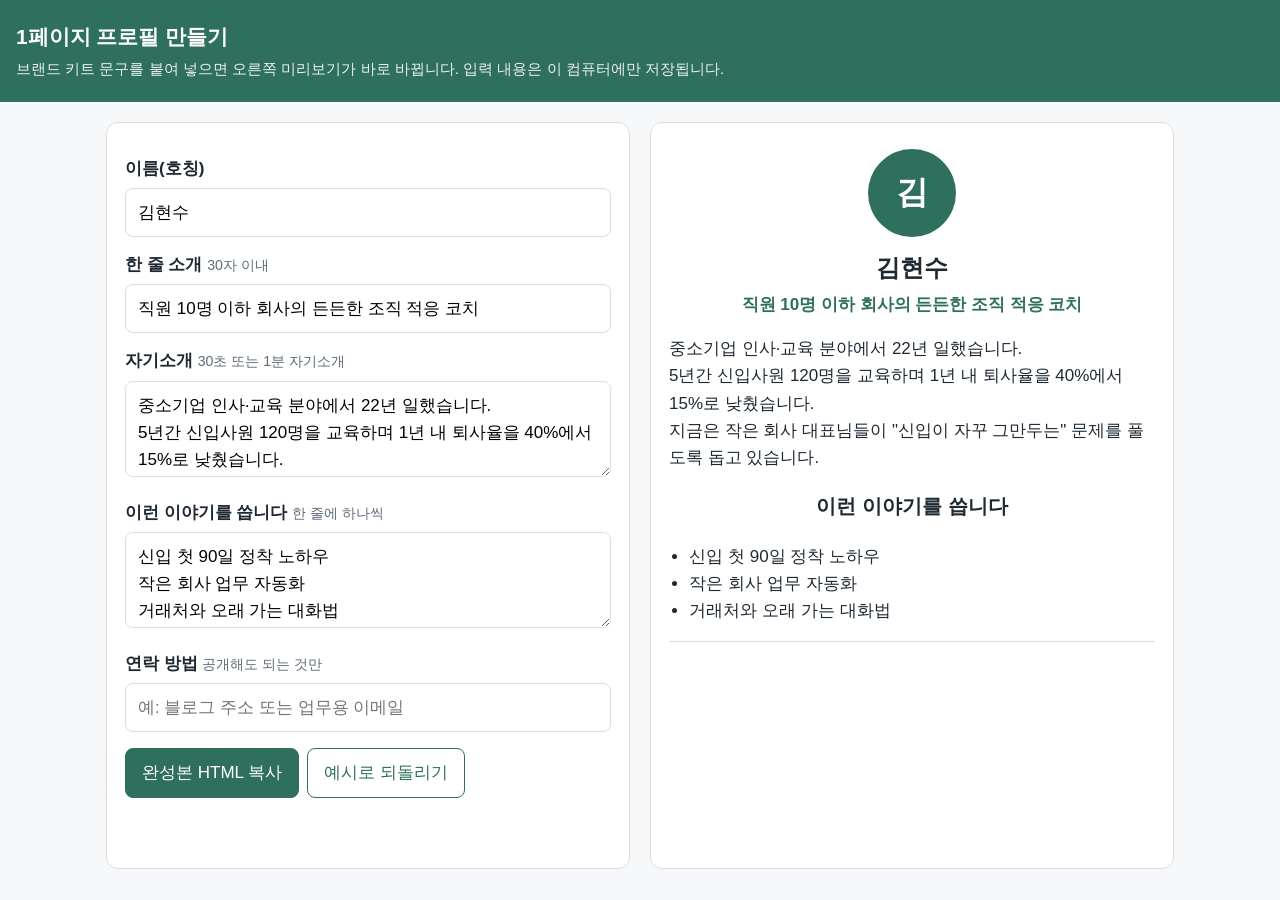
<file: docs/curriculum/week07/examples/profile_page.html>
<!DOCTYPE html>
<html lang="ko">
<head>
<meta charset="UTF-8">
<meta name="viewport" content="width=device-width, initial-scale=1">
<title>7주차 실습: 1페이지 프로필 만들기</title>
<style>
  :root { --ink: #1f2933; --muted: #5f6b7a; --line: #d9dee5; --accent: #2f6f5e; --bg: #f6f7f9; }
  * { box-sizing: border-box; }
  body { margin: 0; font-family: "Pretendard", "Apple SD Gothic Neo", "Malgun Gothic", sans-serif;
         color: var(--ink); background: var(--bg); font-size: 17px; line-height: 1.6; }
  header { padding: 20px 16px; background: var(--accent); color: #fff; }
  header h1 { margin: 0; font-size: 1.3rem; }
  header p { margin: 4px 0 0; opacity: .9; font-size: .95rem; }
  main { display: grid; grid-template-columns: minmax(0, 1fr) minmax(0, 1fr); gap: 20px;
         padding: 20px 16px; max-width: 1100px; margin: 0 auto; }
  @media (max-width: 760px) { main { grid-template-columns: 1fr; } }
  .panel { background: #fff; border: 1px solid var(--line); border-radius: 12px; padding: 18px; }
  label { display: block; font-weight: 600; margin: 14px 0 6px; }
  label small { font-weight: 400; color: var(--muted); }
  input, textarea { width: 100%; padding: 10px 12px; font: inherit; border: 1px solid var(--line); border-radius: 8px; }
  textarea { min-height: 96px; resize: vertical; }
  .actions { display: flex; flex-wrap: wrap; gap: 8px; margin-top: 16px; }
  button { font: inherit; padding: 10px 16px; border-radius: 8px; border: 1px solid var(--accent);
           background: var(--accent); color: #fff; cursor: pointer; }
  button.ghost { background: #fff; color: var(--accent); }
  #status { color: var(--accent); min-height: 1.6em; margin-top: 8px; }
  /* 미리보기 카드: 완성본 HTML에도 같은 스타일이 들어간다 */
  .card { text-align: center; }
  .card .avatar { width: 88px; height: 88px; border-radius: 50%; margin: 8px auto 12px; background: var(--accent);
                  color: #fff; display: grid; place-items: center; font-size: 2rem; font-weight: 700; }
  .card h2 { margin: 0; font-size: 1.5rem; }
  .card .tagline { color: var(--accent); font-weight: 600; margin: 4px 0 16px; }
  .card .intro { text-align: left; white-space: pre-line; }
  .card ul { text-align: left; padding-left: 1.2em; }
  .card .contact { margin-top: 16px; padding-top: 12px; border-top: 1px solid var(--line); color: var(--muted); }
</style>
</head>
<body>
<header>
  <h1>1페이지 프로필 만들기</h1>
  <p>브랜드 키트 문구를 붙여 넣으면 오른쪽 미리보기가 바로 바뀝니다. 입력 내용은 이 컴퓨터에만 저장됩니다.</p>
</header>

<main>
  <section class="panel" aria-label="입력">
    <label for="name">이름(호칭)</label>
    <input id="name" value="김현수">

    <label for="tagline">한 줄 소개 <small>30자 이내</small></label>
    <input id="tagline" maxlength="40" value="직원 10명 이하 회사의 든든한 조직 적응 코치">

    <label for="intro">자기소개 <small>30초 또는 1분 자기소개</small></label>
    <textarea id="intro">중소기업 인사·교육 분야에서 22년 일했습니다.
5년간 신입사원 120명을 교육하며 1년 내 퇴사율을 40%에서 15%로 낮췄습니다.
지금은 작은 회사 대표님들이 "신입이 자꾸 그만두는" 문제를 풀도록 돕고 있습니다.</textarea>

    <label for="pillars">이런 이야기를 씁니다 <small>한 줄에 하나씩</small></label>
    <textarea id="pillars">신입 첫 90일 정착 노하우
작은 회사 업무 자동화
거래처와 오래 가는 대화법</textarea>

    <label for="contact">연락 방법 <small>공개해도 되는 것만</small></label>
    <input id="contact" placeholder="예: 블로그 주소 또는 업무용 이메일">

    <div class="actions">
      <button type="button" id="copyBtn">완성본 HTML 복사</button>
      <button type="button" id="resetBtn" class="ghost">예시로 되돌리기</button>
    </div>
    <p id="status" role="status"></p>
  </section>

  <section class="panel card" aria-label="미리보기">
    <div class="avatar" id="pAvatar"></div>
    <h2 id="pName"></h2>
    <p class="tagline" id="pTagline"></p>
    <p class="intro" id="pIntro"></p>
    <h3>이런 이야기를 씁니다</h3>
    <ul id="pPillars"></ul>
    <p class="contact" id="pContact"></p>
  </section>
</main>

<script>
  const FIELDS = ["name", "tagline", "intro", "pillars", "contact"];
  const STORAGE_KEY = "myaiedu-week07-profile";
  const defaults = {};

  const byId = (id) => document.getElementById(id);
  const readForm = () => Object.fromEntries(FIELDS.map((f) => [f, byId(f).value.trim()]));
  const splitLines = (text) => text.split("\n").map((s) => s.trim()).filter(Boolean);

  // 완성본 HTML 문자열을 만들 때 입력값이 태그로 해석되지 않도록 반드시 이스케이프한다.
  const escapeHtml = (text) => text.replace(/[&<>"']/g, (c) => (
    { "&": "&amp;", "<": "&lt;", ">": "&gt;", '"': "&quot;", "'": "&#39;" }[c]));

  // 미리보기는 textContent만 써서 사용자 입력이 HTML로 실행되지 않게 한다.
  function renderPreview(data) {
    byId("pAvatar").textContent = (data.name || "?").slice(0, 1);
    byId("pName").textContent = data.name;
    byId("pTagline").textContent = data.tagline;
    byId("pIntro").textContent = data.intro;
    byId("pContact").textContent = data.contact ? `연락: ${data.contact}` : "";
    const list = byId("pPillars");
    list.replaceChildren(...splitLines(data.pillars).map((line) => {
      const li = document.createElement("li");
      li.textContent = line;
      return li;
    }));
  }

  function buildStandaloneHtml(data) {
    const style = document.querySelector("style").textContent;
    const pillars = splitLines(data.pillars).map((p) => `<li>${escapeHtml(p)}</li>`).join("");
    const contact = data.contact ? `<p class="contact">연락: ${escapeHtml(data.contact)}</p>` : "";
    return `<!DOCTYPE html>
<html lang="ko"><head><meta charset="UTF-8"><meta name="viewport" content="width=device-width, initial-scale=1">
<title>${escapeHtml(data.name)} | ${escapeHtml(data.tagline)}</title><style>${style}
main { grid-template-columns: 1fr; max-width: 560px; }</style></head>
<body><main><section class="panel card">
<div class="avatar">${escapeHtml((data.name || "?").slice(0, 1))}</div>
<h2>${escapeHtml(data.name)}</h2><p class="tagline">${escapeHtml(data.tagline)}</p>
<p class="intro">${escapeHtml(data.intro)}</p><h3>이런 이야기를 씁니다</h3><ul>${pillars}</ul>${contact}
</section></main></body></html>`;
  }

  // 저장소 접근이 막힌 브라우저(사생활 보호 모드 등)에서도 페이지는 정상 동작해야 한다.
  function saveDraft(data) {
    try { localStorage.setItem(STORAGE_KEY, JSON.stringify(data)); } catch (e) { /* 저장 실패는 무시 */ }
  }
  function loadDraft() {
    try { return JSON.parse(localStorage.getItem(STORAGE_KEY) || "null"); } catch (e) { return null; }
  }

  function update() {
    const data = readForm();
    renderPreview(data);
    saveDraft(data);
  }

  async function copyHtml() {
    const html = buildStandaloneHtml(readForm());
    try {
      await navigator.clipboard.writeText(html);
      byId("status").textContent = "복사했습니다. 메모장에 붙여 넣고 profile.html로 저장하세요.";
    } catch (e) {
      byId("status").textContent = "복사가 막혀 있습니다. 브라우저 주소창 옆 권한을 확인하세요.";
    }
  }

  FIELDS.forEach((f) => { defaults[f] = byId(f).value; });
  const draft = loadDraft();
  if (draft) FIELDS.forEach((f) => { if (typeof draft[f] === "string") byId(f).value = draft[f]; });

  FIELDS.forEach((f) => byId(f).addEventListener("input", update));
  byId("copyBtn").addEventListener("click", copyHtml);
  byId("resetBtn").addEventListener("click", () => {
    FIELDS.forEach((f) => { byId(f).value = defaults[f]; });
    update();
    byId("status").textContent = "예시 내용으로 되돌렸습니다.";
  });
  update();
</script>
</body>
</html>
</file>
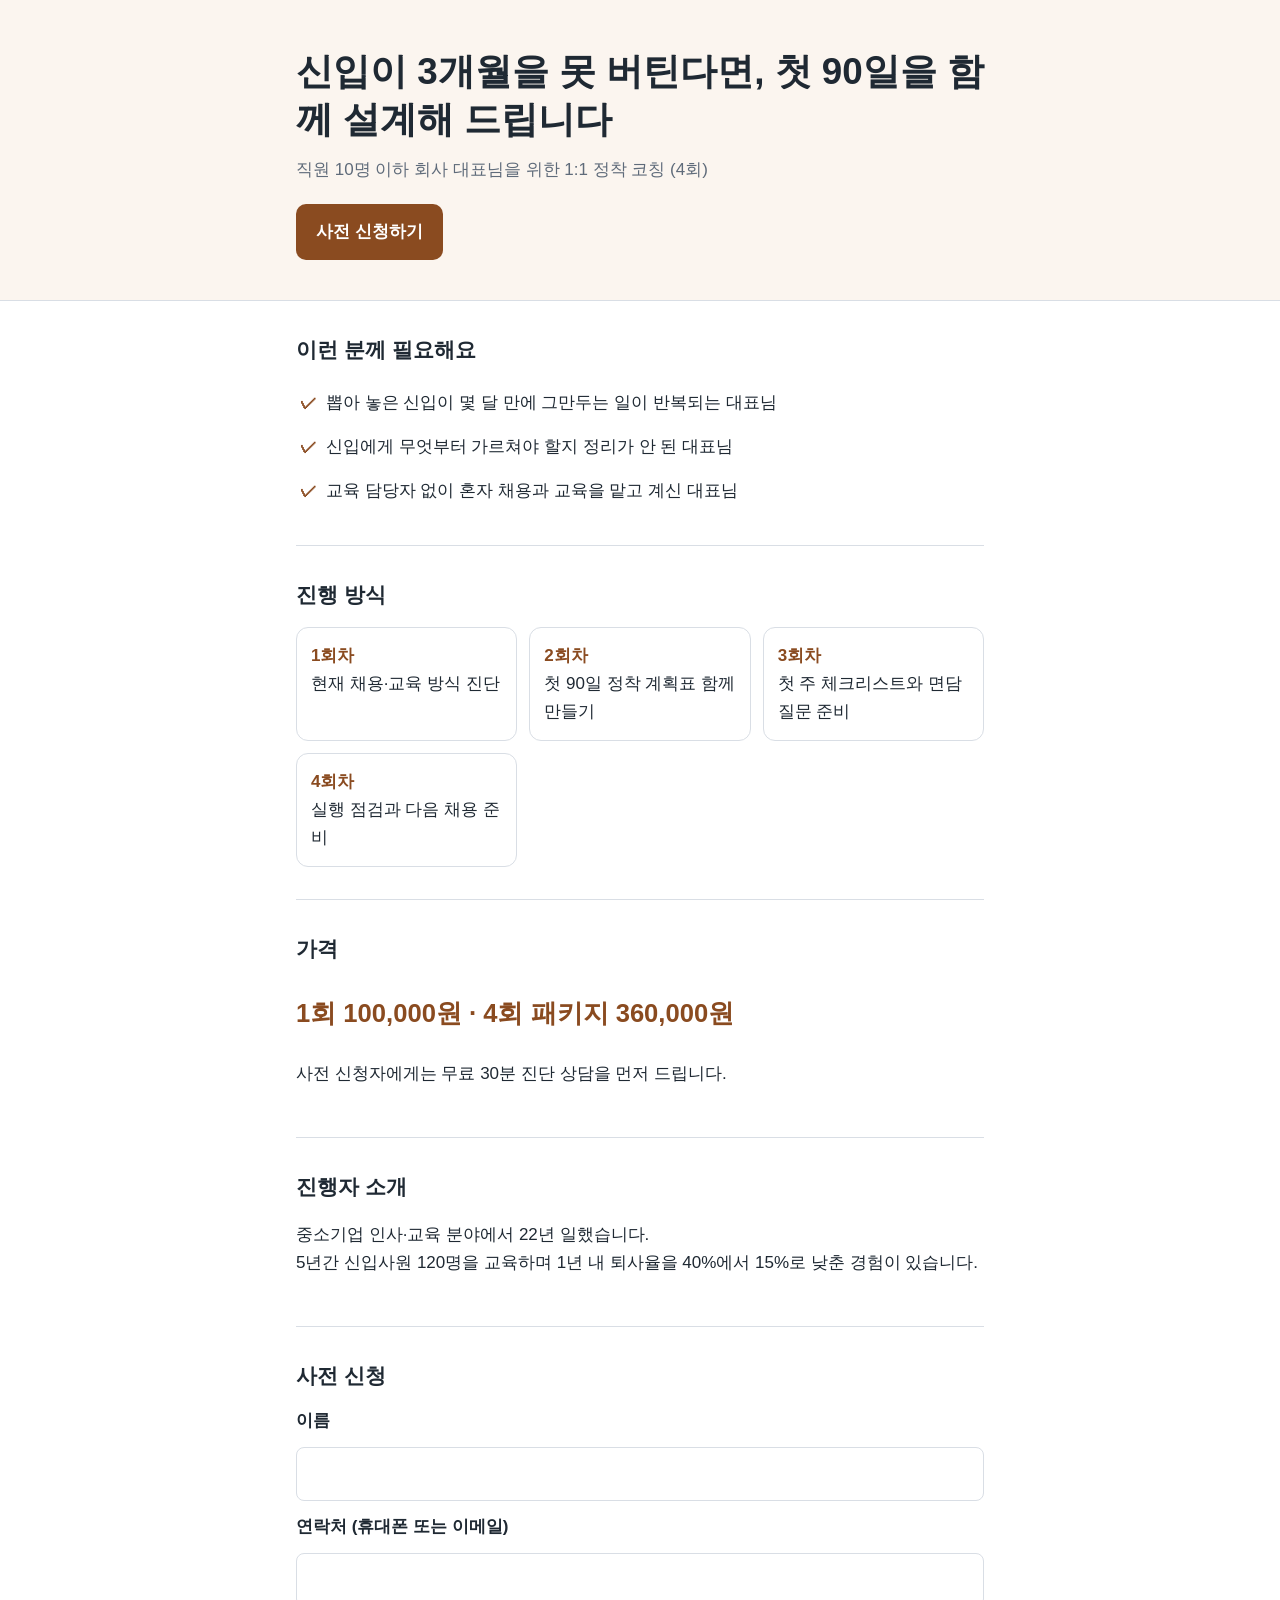
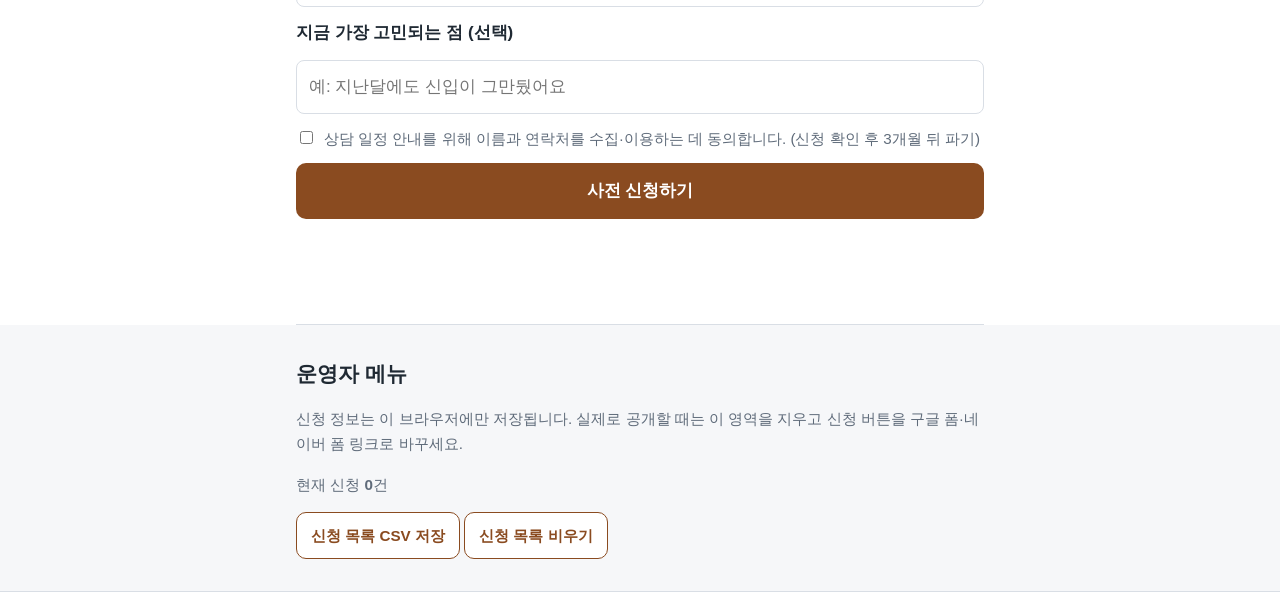
<file: docs/curriculum/week08/examples/offer_landing.html>
<!DOCTYPE html>
<html lang="ko">
<head>
<meta charset="UTF-8">
<meta name="viewport" content="width=device-width, initial-scale=1">
<title>사전 신청 페이지</title>
<style>
  :root { --ink: #1f2933; --muted: #5f6b7a; --line: #d9dee5; --accent: #8a4b20; --soft: #fbf5ef; --bg: #ffffff; }
  * { box-sizing: border-box; }
  body { margin: 0; font-family: "Pretendard", "Apple SD Gothic Neo", "Malgun Gothic", sans-serif;
         color: var(--ink); background: var(--bg); font-size: 17px; line-height: 1.65; }
  .wrap { max-width: 720px; margin: 0 auto; padding: 0 16px; }
  .hero { background: var(--soft); padding: 48px 0 40px; border-bottom: 1px solid var(--line); }
  .hero h1 { font-size: clamp(1.6rem, 5vw, 2.3rem); line-height: 1.3; margin: 0 0 12px; }
  .hero p { color: var(--muted); margin: 0 0 20px; }
  section { padding: 32px 0; border-bottom: 1px solid var(--line); }
  h2 { font-size: 1.3rem; margin: 0 0 14px; }
  ul.check { list-style: none; padding: 0; margin: 0; }
  ul.check li { padding: 8px 0 8px 30px; position: relative; }
  ul.check li::before { content: "✓"; position: absolute; left: 4px; color: var(--accent); font-weight: 700; }
  .steps { display: grid; grid-template-columns: repeat(auto-fit, minmax(180px, 1fr)); gap: 12px; }
  .step { border: 1px solid var(--line); border-radius: 12px; padding: 14px; }
  .step b { color: var(--accent); }
  .price { font-size: 1.6rem; font-weight: 700; color: var(--accent); }
  .about { white-space: pre-line; }
  form { display: grid; gap: 12px; }
  label { font-weight: 600; }
  input, select { width: 100%; padding: 12px; font: inherit; border: 1px solid var(--line); border-radius: 8px; }
  .agree { display: flex; gap: 8px; align-items: flex-start; font-weight: 400; color: var(--muted); font-size: .95rem; }
  .agree input { width: auto; margin-top: 5px; }
  button, .cta { font: inherit; font-weight: 700; padding: 14px 20px; border-radius: 10px; border: none;
                 background: var(--accent); color: #fff; cursor: pointer; text-decoration: none; display: inline-block; }
  button.ghost { background: #fff; color: var(--accent); border: 1px solid var(--accent); font-weight: 600; padding: 10px 14px; }
  #formMsg { min-height: 1.6em; color: var(--accent); font-weight: 600; }
  .admin { background: #f6f7f9; font-size: .95rem; }
  .admin p { color: var(--muted); }
</style>
</head>
<body>
<div class="hero">
  <div class="wrap">
    <h1 id="title"></h1>
    <p id="subtitle"></p>
    <a class="cta" href="#apply" id="ctaTop"></a>
  </div>
</div>

<main class="wrap">
  <section>
    <h2>이런 분께 필요해요</h2>
    <ul class="check" id="forWhom"></ul>
  </section>

  <section>
    <h2>진행 방식</h2>
    <div class="steps" id="steps"></div>
  </section>

  <section>
    <h2>가격</h2>
    <p class="price" id="price"></p>
    <p id="priceNote"></p>
  </section>

  <section>
    <h2>진행자 소개</h2>
    <p class="about" id="about"></p>
  </section>

  <section id="apply">
    <h2>사전 신청</h2>
    <form id="applyForm" novalidate>
      <label for="fName">이름</label>
      <input id="fName" name="name" autocomplete="name" required>
      <label for="fContact">연락처 (휴대폰 또는 이메일)</label>
      <input id="fContact" name="contact" required>
      <label for="fPain">지금 가장 고민되는 점 (선택)</label>
      <input id="fPain" name="pain" placeholder="예: 지난달에도 신입이 그만뒀어요">
      <label class="agree"><input type="checkbox" id="fAgree"> <span id="agreeText"></span></label>
      <button type="submit" id="submitBtn"></button>
      <p id="formMsg" role="status"></p>
    </form>
  </section>
</main>

<section class="admin">
  <div class="wrap">
    <h2>운영자 메뉴</h2>
    <p>신청 정보는 이 브라우저에만 저장됩니다. 실제로 공개할 때는 이 영역을 지우고 신청 버튼을 구글 폼·네이버 폼 링크로 바꾸세요.</p>
    <p>현재 신청 <b id="count">0</b>건</p>
    <button type="button" class="ghost" id="exportBtn">신청 목록 CSV 저장</button>
    <button type="button" class="ghost" id="clearBtn">신청 목록 비우기</button>
  </div>
</section>

<script>
  // ▼ 수강생은 이 OFFER 설정만 business_plan.md의 랜딩페이지 문구로 바꾸면 된다.
  const OFFER = {
    title: "신입이 3개월을 못 버틴다면, 첫 90일을 함께 설계해 드립니다",
    subtitle: "직원 10명 이하 회사 대표님을 위한 1:1 정착 코칭 (4회)",
    cta: "사전 신청하기",
    forWhom: [
      "뽑아 놓은 신입이 몇 달 만에 그만두는 일이 반복되는 대표님",
      "신입에게 무엇부터 가르쳐야 할지 정리가 안 된 대표님",
      "교육 담당자 없이 혼자 채용과 교육을 맡고 계신 대표님",
    ],
    steps: [
      { name: "1회차", desc: "현재 채용·교육 방식 진단" },
      { name: "2회차", desc: "첫 90일 정착 계획표 함께 만들기" },
      { name: "3회차", desc: "첫 주 체크리스트와 면담 질문 준비" },
      { name: "4회차", desc: "실행 점검과 다음 채용 준비" },
    ],
    price: "1회 100,000원 · 4회 패키지 360,000원",
    priceNote: "사전 신청자에게는 무료 30분 진단 상담을 먼저 드립니다.",
    about: "중소기업 인사·교육 분야에서 22년 일했습니다.\n5년간 신입사원 120명을 교육하며 1년 내 퇴사율을 40%에서 15%로 낮춘 경험이 있습니다.",
    agreeText: "상담 일정 안내를 위해 이름과 연락처를 수집·이용하는 데 동의합니다. (신청 확인 후 3개월 뒤 파기)",
  };
  // ▲ 여기까지

  const STORAGE_KEY = "myaiedu-week08-applications";
  const byId = (id) => document.getElementById(id);

  // 화면에는 textContent만 써서 설정값이나 입력값이 HTML로 실행되지 않게 한다.
  function renderOffer(offer) {
    document.title = `${offer.title} | 사전 신청`;
    byId("title").textContent = offer.title;
    byId("subtitle").textContent = offer.subtitle;
    byId("ctaTop").textContent = offer.cta;
    byId("submitBtn").textContent = offer.cta;
    byId("price").textContent = offer.price;
    byId("priceNote").textContent = offer.priceNote;
    byId("about").textContent = offer.about;
    byId("agreeText").textContent = offer.agreeText;
    byId("forWhom").replaceChildren(...offer.forWhom.map((text) => {
      const li = document.createElement("li");
      li.textContent = text;
      return li;
    }));
    byId("steps").replaceChildren(...offer.steps.map((step) => {
      const box = document.createElement("div");
      box.className = "step";
      const name = document.createElement("b");
      name.textContent = step.name;
      const desc = document.createElement("div");
      desc.textContent = step.desc;
      box.append(name, desc);
      return box;
    }));
  }

  // 저장소가 막힌 브라우저에서도 페이지는 정상 동작해야 하므로 실패는 빈 목록으로 다룬다.
  function loadApplications() {
    try { return JSON.parse(localStorage.getItem(STORAGE_KEY) || "[]"); } catch (e) { return []; }
  }
  function saveApplications(list) {
    try { localStorage.setItem(STORAGE_KEY, JSON.stringify(list)); return true; } catch (e) { return false; }
  }

  function validate(entry, agreed) {
    if (!entry.name) return "이름을 입력해 주세요.";
    if (!/^[0-9\-+ ]{9,}$/.test(entry.contact) && !/^[^@\s]+@[^@\s]+\.[^@\s]+$/.test(entry.contact)) {
      return "휴대폰 번호나 이메일 형식을 확인해 주세요.";
    }
    if (!agreed) return "개인정보 수집·이용에 동의해 주세요.";
    return "";
  }

  function updateCount() { byId("count").textContent = String(loadApplications().length); }

  // 엑셀에서 수식으로 해석되지 않도록 =,+,-,@로 시작하는 값 앞에 작은따옴표를 붙인다.
  function csvCell(value) {
    const safe = /^[=+\-@]/.test(value) ? `'${value}` : value;
    return `"${safe.replace(/"/g, '""')}"`;
  }

  function exportCsv() {
    const rows = [["신청일시", "이름", "연락처", "고민"], ...loadApplications().map((a) => [a.at, a.name, a.contact, a.pain])];
    const csv = "﻿" + rows.map((r) => r.map((v) => csvCell(String(v ?? ""))).join(",")).join("\r\n");
    const link = document.createElement("a");
    link.href = URL.createObjectURL(new Blob([csv], { type: "text/csv;charset=utf-8" }));
    link.download = "사전신청_목록.csv";
    link.click();
    URL.revokeObjectURL(link.href);
  }

  byId("applyForm").addEventListener("submit", (event) => {
    event.preventDefault();
    const entry = {
      at: new Date().toLocaleString("ko-KR"),
      name: byId("fName").value.trim(),
      contact: byId("fContact").value.trim(),
      pain: byId("fPain").value.trim(),
    };
    const error = validate(entry, byId("fAgree").checked);
    if (error) { byId("formMsg").textContent = error; return; }
    const saved = saveApplications([...loadApplications(), entry]);
    byId("formMsg").textContent = saved
      ? `${entry.name}님, 사전 신청이 접수되었습니다. 곧 연락드리겠습니다.`
      : "이 브라우저에서는 저장이 막혀 있습니다. 다른 브라우저로 열어 주세요.";
    if (saved) event.target.reset();
    updateCount();
  });
  byId("exportBtn").addEventListener("click", exportCsv);
  byId("clearBtn").addEventListener("click", () => {
    saveApplications([]);
    updateCount();
    byId("formMsg").textContent = "신청 목록을 비웠습니다.";
  });

  renderOffer(OFFER);
  updateCount();
</script>
</body>
</html>
</file>
